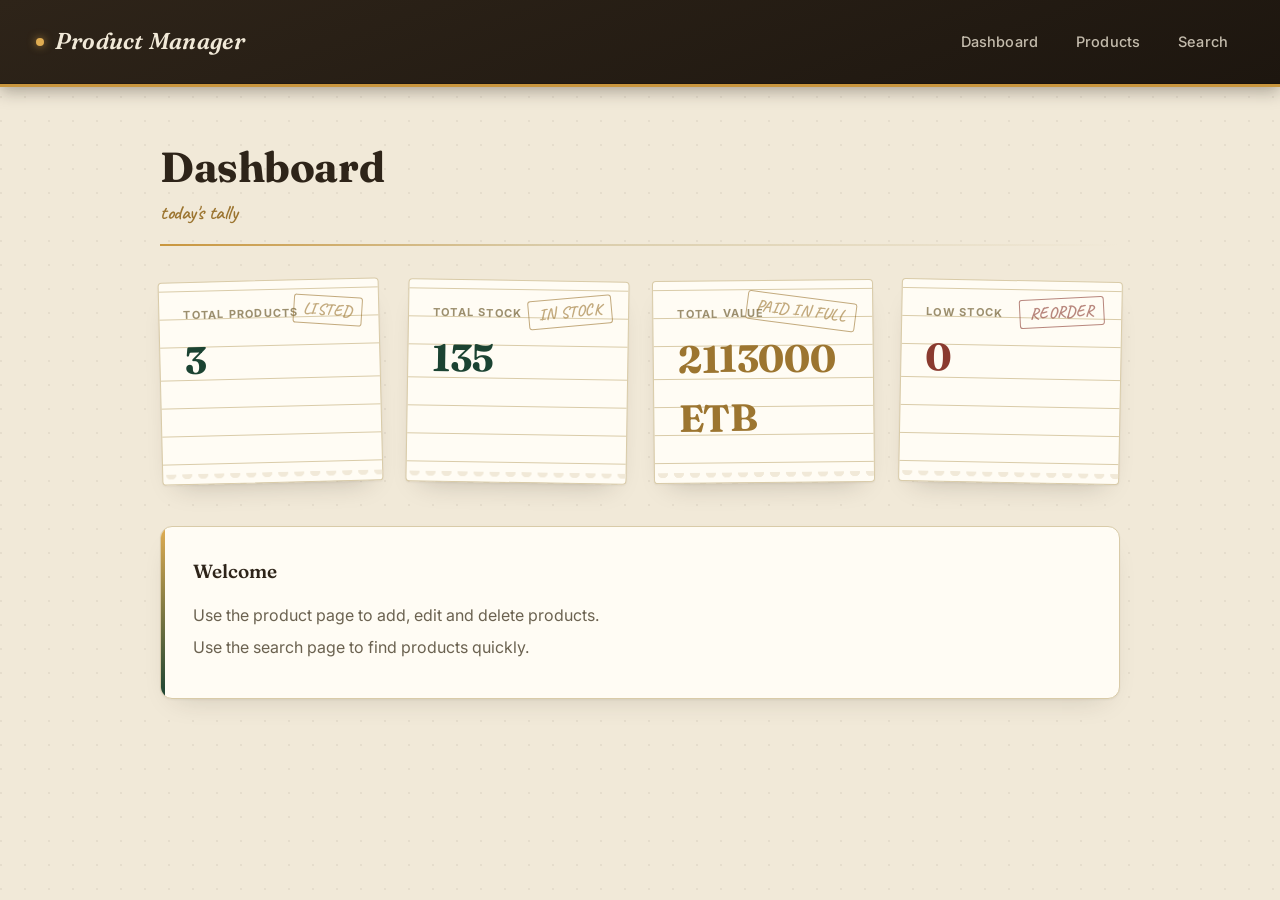
<file: index.html>
<!DOCTYPE html>
<html lang="en">

<head>

    <meta charset="UTF-8">

    <meta name="viewport" content="width=device-width, initial-scale=1.0">

    <title>Product Management Dashboard</title>

    <link rel="stylesheet" href="style.css">

</head>

<body>

    <nav>

        <h2>Product Manager</h2>

        <div>

            <a href="index.html">Dashboard</a>

            <a href="product.html">Products</a>

            <a href="search.html">Search</a>

        </div>

    </nav>


    <main>

        <h1>Dashboard<span class="flourish">today's tally</span></h1>

        <hr class="page-rule">


        <div class="dashboard">


            <div class="card">

                <h2>Total Products</h2>

                <p id="totalproducts">0</p>

            </div>


            <div class="card">

                <h2>Total Stock</h2>

                <p id="totalstock">0</p>

            </div>


            <div class="card">

                <h2>Total Value</h2>

                <p id="totalvalue">0 ETB</p>

            </div>


            <div class="card">

                <h2>Low Stock</h2>

                <p id="lowstock">0</p>

            </div>


        </div>


        <section>

            <h2>Welcome</h2>

            <p>
                Use the product page to add, edit and delete products.
            </p>

            <p>
                Use the search page to find products quickly.
            </p>

        </section>

    </main>


    <script src="script.js"></script>

</body>

</html>
</file>
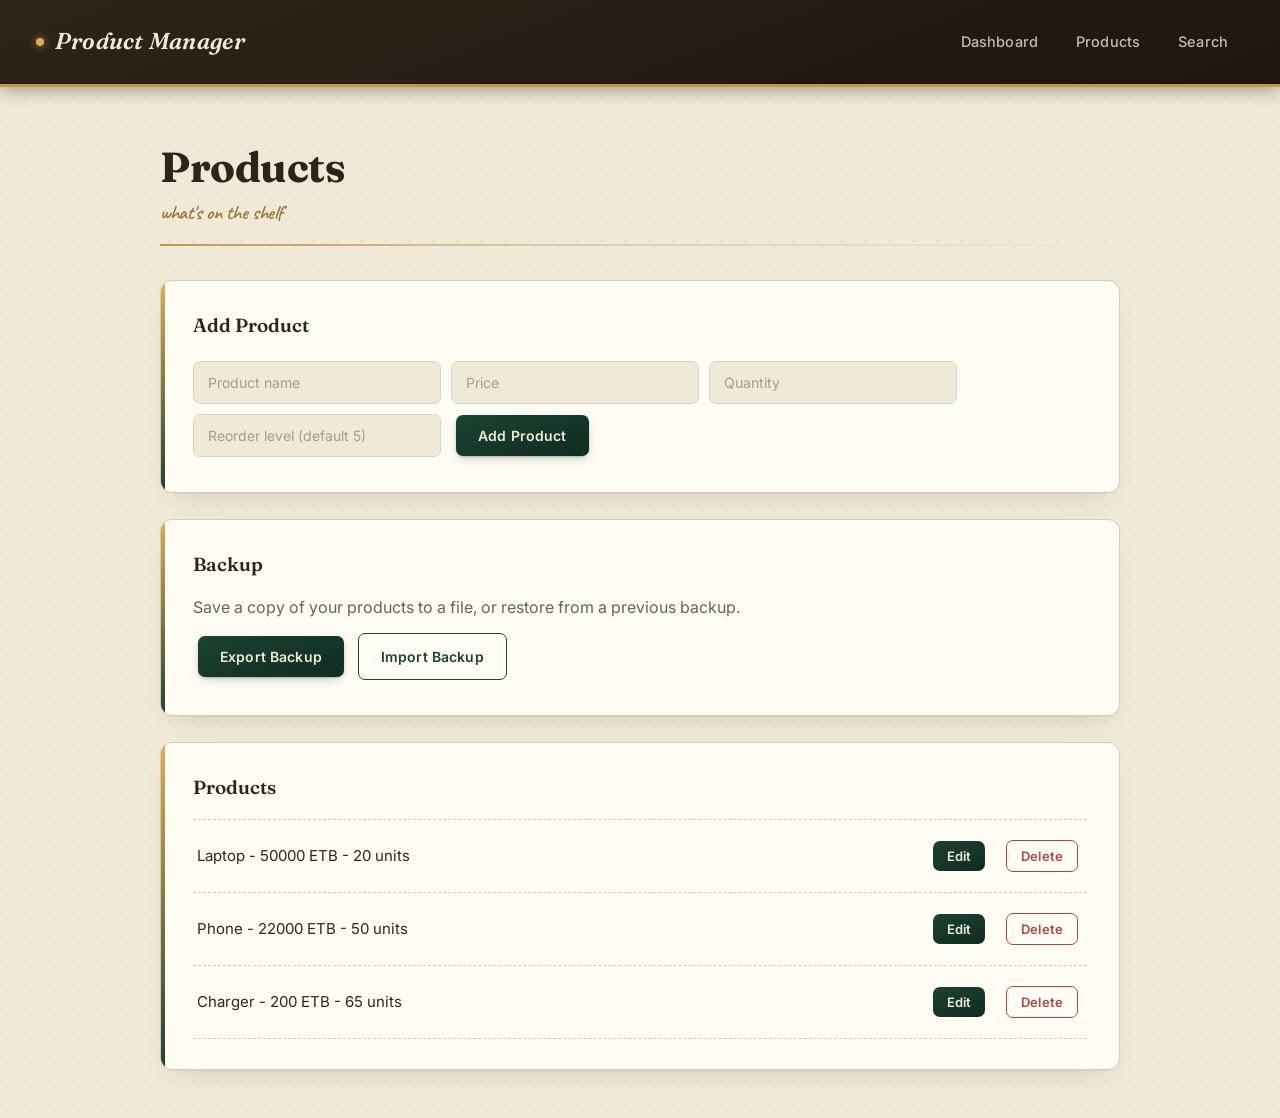
<file: product.html>
<!DOCTYPE html>
<html lang="en">

<head>

    <meta charset="UTF-8">

    <meta name="viewport" content="width=device-width, initial-scale=1.0">

    <title>Product Manager - Products</title>

    <link rel="stylesheet" href="style.css">

</head>

<body>

    <nav>

        <h2>Product Manager</h2>

        <div>

            <a href="index.html">Dashboard</a>

            <a href="products.html">Products</a>

            <a href="search.html">Search</a>

        </div>

    </nav>


    <main>

        <h1>Products<span class="flourish">what's on the shelf</span></h1>

        <hr class="page-rule">


        <section>

            <h2>Add Product</h2>


            <input
                type="text"
                id="productName"
                placeholder="Product name"
            >


            <input
                type="number"
                id="productPrice"
                placeholder="Price"
                min="0"
            >


            <input
                type="number"
                id="productQuantity"
                placeholder="Quantity"
                min="0"
            >


            <input
                type="number"
                id="productReorder"
                placeholder="Reorder level (default 5)"
                min="0"
            >


            <button onclick="addProduct()">
                Add Product
            </button>

        </section>


        <section>

            <h2>Backup</h2>

            <p>
                Save a copy of your products to a file, or restore
                from a previous backup.
            </p>

            <button onclick="exportProducts()">
                Export Backup
            </button>

            <label class="file-button">
                Import Backup
                <input
                    type="file"
                    id="importFile"
                    accept="application/json"
                    onchange="importProducts(event)"
                >
            </label>

        </section>


        <section>

            <h2>Products</h2>

            <ul id="productList"></ul>

        </section>

    </main>


    <script src="script.js"></script>

</body>

</html>
</file>
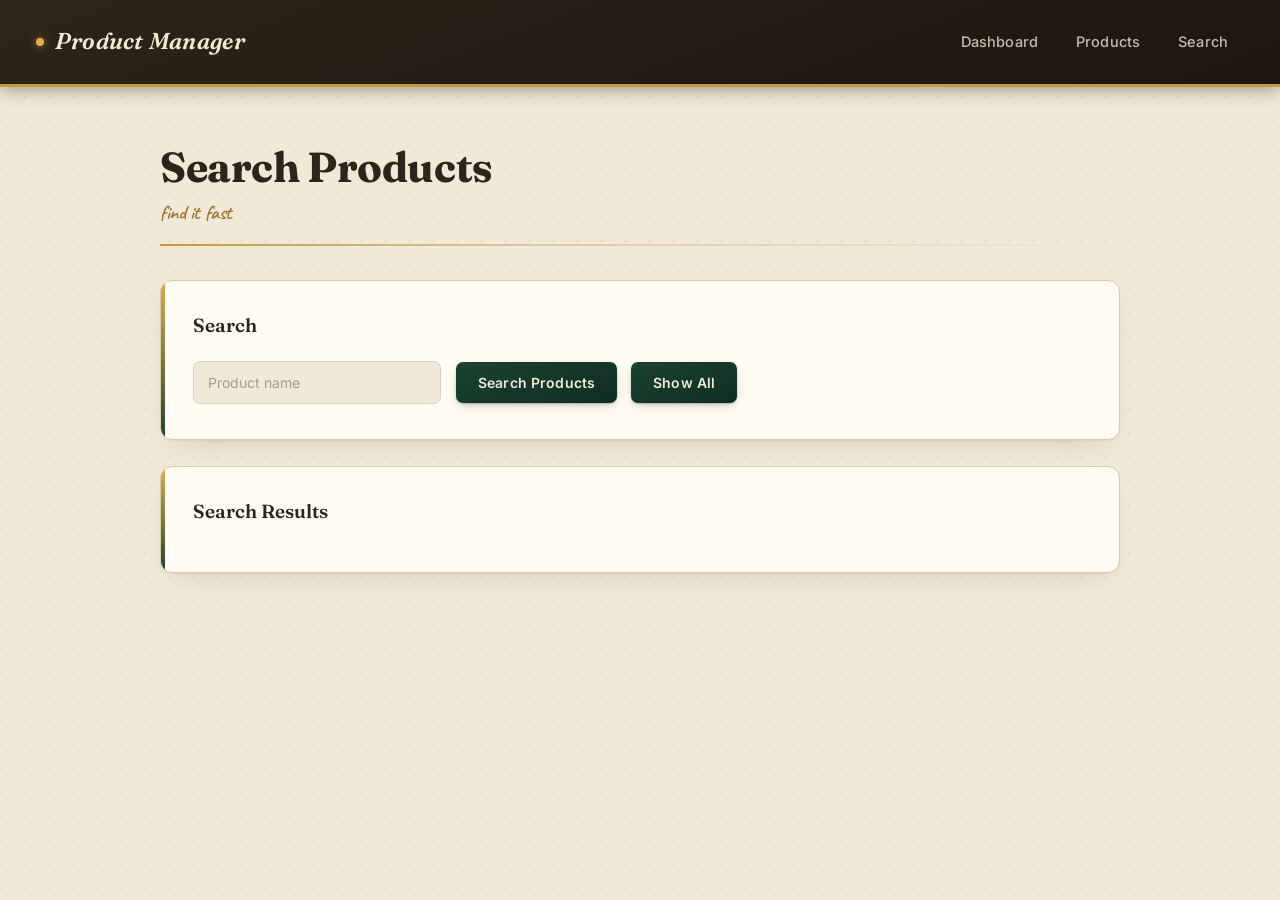
<file: search.html>
<!DOCTYPE html>
<html lang="en">

<head>

    <meta charset="UTF-8">

    <meta name="viewport" content="width=device-width, initial-scale=1.0">

    <title>Product Manager - Search</title>

    <link rel="stylesheet" href="style.css">

</head>

<body>

    <nav>

        <h2>Product Manager</h2>

        <div>

            <a href="index.html">Dashboard</a>

            <a href="products.html">Products</a>

            <a href="search.html">Search</a>

        </div>

    </nav>


    <main>

        <h1>Search Products<span class="flourish">find it fast</span></h1>

        <hr class="page-rule">


        <section>

            <h2>Search</h2>


            <input
                type="text"
                id="searchProduct"
                placeholder="Product name"
            >


            <button onclick="searchProducts()">
                Search Products
            </button>


            <button onclick="showAllProducts()">
                Show All
            </button>

        </section>


        <section>

            <h2>Search Results</h2>

            <ul id="searchResults"></ul>

        </section>

    </main>


    <script src="script.js"></script>

</body>

</html>
</file>
<file: style.css>
@import url('https://fonts.googleapis.com/css2?family=Fraunces:opsz,wght@9..144,500;9..144,600;9..144,700&family=Inter:wght@400;500;600;700&family=Caveat:wght@600;700&display=swap');

:root {

    --wood: #2E2419;

    --wood-dark: #1D160F;

    --ink: #1B4332;

    --ink-dark: #0F2C20;

    --ink-tint: #E7EFE9;

    --paper: #F1E9D8;

    --paper-raised: #FFFCF4;

    --kraft: #E8DBC0;

    --amber: #C9963E;

    --amber-bright: #E0AD52;

    --amber-dark: #9C7530;

    --coral: #AE4A3C;

    --coral-dark: #8A3A2F;

    --charcoal: #2B2620;

    --line: #D9CBA8;

}


* {

    box-sizing: border-box;

}


html {

    scroll-behavior: smooth;

}


body {

    font-family: 'Inter', Arial, sans-serif;

    margin: 0;

    background-color: var(--paper);

    background-image:

        radial-gradient(circle at 1px 1px, rgba(46, 36, 25, 0.06) 1px, transparent 0);

    background-size: 24px 24px;

    color: var(--charcoal);

    line-height: 1.55;

}


/* NAVIGATION */

nav {

    background-color: var(--wood);

    background-image:

        linear-gradient(160deg, var(--wood) 0%, var(--wood-dark) 100%),

        repeating-linear-gradient(90deg, rgba(255,255,255,0.015) 0px, transparent 1px, transparent 3px);

    color: var(--paper);

    padding: 22px 36px;

    display: flex;

    justify-content: space-between;

    align-items: center;

    border-bottom: 3px solid var(--amber);

    box-shadow: 0 4px 16px rgba(29, 22, 15, 0.35), inset 0 -1px 0 rgba(0,0,0,0.2);

}


nav h2 {

    margin: 0;

    font-family: 'Fraunces', serif;

    font-optical-sizing: auto;

    font-weight: 600;

    font-style: italic;

    letter-spacing: 0.01em;

    font-size: 23px;

    display: flex;

    align-items: center;

    gap: 11px;

    color: var(--paper);

}


nav h2::before {

    content: "";

    display: inline-block;

    width: 8px;

    height: 8px;

    background-color: var(--amber-bright);

    border-radius: 50%;

    box-shadow: 0 0 8px rgba(224, 173, 82, 0.7);

}


nav div {

    display: flex;

    gap: 6px;

}


nav a {

    color: var(--paper);

    text-decoration: none;

    padding: 9px 16px;

    font-weight: 500;

    font-size: 14.5px;

    letter-spacing: 0.01em;

    border-radius: 6px;

    opacity: 0.78;

    position: relative;

    transition: background-color 0.15s ease, opacity 0.15s ease;

}


nav a:hover {

    background-color: rgba(255, 255, 255, 0.1);

    opacity: 1;

}


nav a.active,

nav a:hover {

    opacity: 1;

}


/* MAIN */

main {

    max-width: 1000px;

    margin: 48px auto;

    padding: 0 20px;

    animation: fadeUp 0.5s ease both;

}


@keyframes fadeUp {

    from { opacity: 0; transform: translateY(10px); }

    to { opacity: 1; transform: translateY(0); }

}


h1 {

    font-family: 'Fraunces', serif;

    font-optical-sizing: auto;

    color: var(--wood);

    font-weight: 700;

    font-size: 42px;

    margin: 0 0 8px 0;

    letter-spacing: -0.01em;

    position: relative;

    display: inline-block;

}


h1 .flourish {

    display: block;

    font-family: 'Caveat', cursive;

    font-weight: 600;

    font-size: 20px;

    color: var(--amber-dark);

    margin-top: -4px;

}


.page-rule {

    width: 100%;

    height: 2px;

    background: linear-gradient(90deg, var(--amber) 0%, var(--line) 40%, transparent 100%);

    margin-bottom: 34px;

    border: none;

}


h2 {

    font-family: 'Fraunces', serif;

    font-optical-sizing: auto;

    font-size: 19px;

    font-weight: 600;

    color: var(--wood);

    margin-top: 0;

}


/* SECTIONS */

section {

    background-color: var(--paper-raised);

    padding: 30px 32px;

    margin-bottom: 26px;

    border-radius: 12px;

    border: 1px solid var(--line);

    box-shadow: 0 1px 2px rgba(46, 36, 25, 0.05), 0 12px 28px -16px rgba(46, 36, 25, 0.22);

    position: relative;

    overflow: hidden;

}


section::before {

    content: "";

    position: absolute;

    top: 0;

    left: 0;

    width: 4px;

    height: 100%;

    background: linear-gradient(180deg, var(--amber-bright), var(--ink));

}


/* INPUTS */

input {

    padding: 12px 14px;

    margin: 5px 6px 5px 0;

    border: 1.5px solid #D8D2C0;

    border-radius: 7px;

    font-family: 'Inter', sans-serif;

    font-size: 14px;

    background-color: var(--paper);

    color: var(--charcoal);

    transition: border-color 0.15s ease, box-shadow 0.15s ease, background-color 0.15s ease;

}


input:hover {

    border-color: #C7BFA5;

}


input:focus {

    outline: none;

    border-color: var(--ink);

    box-shadow: 0 0 0 3px var(--ink-tint);

    background-color: var(--paper-raised);

}


input::placeholder {

    color: #A39D8A;

}


/* BUTTONS */

button {

    padding: 12px 22px;

    margin: 5px;

    border: none;

    border-radius: 7px;

    cursor: pointer;

    background-color: var(--ink);

    background-image: linear-gradient(160deg, var(--ink) 0%, var(--ink-dark) 100%);

    color: var(--paper);

    font-family: 'Inter', sans-serif;

    font-weight: 600;

    font-size: 14px;

    letter-spacing: 0.01em;

    box-shadow: 0 1px 2px rgba(15, 44, 32, 0.2), 0 4px 12px -4px rgba(15, 44, 32, 0.35);

    transition: transform 0.12s ease, box-shadow 0.12s ease, filter 0.12s ease;

}


button:hover {

    filter: brightness(1.08);

    transform: translateY(-1px);

    box-shadow: 0 2px 4px rgba(18, 48, 36, 0.18), 0 8px 16px -6px rgba(18, 48, 36, 0.35);

}


button:active {

    transform: translateY(0) scale(0.98);

}


button:focus-visible {

    outline: 2px solid var(--amber);

    outline-offset: 2px;

}


.delete {

    background-color: transparent;

    background-image: none;

    color: var(--coral);

    border: 1.5px solid var(--coral);

    box-shadow: none;

}


.delete:hover {

    background-color: var(--coral);

    background-image: none;

    color: white;

    filter: none;

    box-shadow: 0 4px 10px -4px rgba(177, 74, 63, 0.5);

}


/* DASHBOARD — stamped receipt totals: the signature element */

.dashboard {

    display: flex;

    gap: 26px;

    margin: 10px 0 44px 0;

    flex-wrap: wrap;

}


.card {

    background-color: var(--paper-raised);

    background-image:

        repeating-linear-gradient(

            transparent, transparent 27px,

            var(--line) 27px, var(--line) 28px

        );

    background-position: 0 70px;

    padding: 24px 24px 30px;

    flex: 1;

    min-width: 210px;

    text-align: left;

    border-radius: 4px;

    border: 1px solid var(--line);

    box-shadow: 0 1px 2px rgba(46, 36, 25, 0.06), 0 14px 28px -16px rgba(46, 36, 25, 0.28);

    position: relative;

    opacity: 0;

    animation: cardIn 0.5s ease forwards;

    transition: transform 0.25s cubic-bezier(0.34, 1.56, 0.64, 1), box-shadow 0.25s ease;

}


@keyframes cardIn {

    from { opacity: 0; transform: translateY(14px) rotate(0deg) scale(0.97); }

    to { opacity: 1; transform: translateY(0) rotate(var(--tilt, 0deg)) scale(1); }

}


.card:nth-child(1) { --tilt: -1.4deg; animation-delay: 0.05s; }

.card:nth-child(2) { --tilt: 0.9deg; animation-delay: 0.15s; }

.card:nth-child(3) { --tilt: -0.6deg; animation-delay: 0.25s; }

.card:nth-child(4) { --tilt: 1.1deg; animation-delay: 0.35s; }


.card::after {

    /* perforated tear edge, like a receipt slip */

    content: "";

    position: absolute;

    bottom: -1px;

    left: 0;

    right: 0;

    height: 11px;

    background-image: radial-gradient(circle at 8px 0, var(--paper) 5px, transparent 5.5px);

    background-size: 16px 11px;

    background-repeat: repeat-x;

}


.card:hover {

    transform: translateY(-4px) rotate(0deg) scale(1.015) !important;

    box-shadow: 0 6px 12px rgba(46, 36, 25, 0.1), 0 20px 36px -16px rgba(46, 36, 25, 0.35);

}


.card h2 {

    font-family: 'Inter', sans-serif;

    font-weight: 700;

    font-size: 11px;

    text-transform: uppercase;

    letter-spacing: 0.11em;

    color: #9C8F6E;

    margin-bottom: 8px;

}


.card p {

    font-family: 'Fraunces', serif;

    font-optical-sizing: auto;

    font-size: 38px;

    font-weight: 700;

    color: var(--ink);

    margin: 0 0 4px 0;

    letter-spacing: -0.01em;

    font-variant-numeric: tabular-nums;

}


.card:nth-child(3) p {

    color: var(--amber-dark);

}


.card:nth-child(4) p {

    color: var(--coral-dark);

}


.card::before {

    content: "PAID IN FULL";

    position: absolute;

    top: 16px;

    right: 16px;

    font-family: 'Caveat', cursive;

    font-size: 16px;

    font-weight: 700;

    color: var(--amber-dark);

    opacity: 0.6;

    border: 1.5px solid var(--amber-dark);

    padding: 1px 9px;

    border-radius: 3px;

    transform: rotate(8deg);

    letter-spacing: 0.03em;

}


.card:nth-child(2)::before {

    content: "IN STOCK";

    transform: rotate(-6deg);

}


.card:nth-child(1)::before {

    content: "LISTED";

    transform: rotate(5deg);

}


.card:nth-child(4)::before {

    content: "REORDER";

    color: var(--coral-dark);

    border-color: var(--coral-dark);

    transform: rotate(-4deg);

}


/* PRODUCT LIST */

ul {

    list-style: none;

    padding: 0;

    margin: 0;

}

li {

    margin: 0;

    padding: 15px 4px;

    background-color: transparent;

    border-bottom: 1px dashed var(--line);

    display: flex;

    align-items: center;

    flex-wrap: wrap;

    gap: 10px;

    font-size: 15px;

    transition: background-color 0.15s ease;

}

li:first-child {

    border-top: 1px dashed var(--line);

}

li:last-child {

    border-bottom: 1px dashed var(--line);

}

li:hover {

    background-color: var(--ink-tint);

    padding-left: 10px;

    padding-right: 10px;

    margin-left: -10px;

    margin-right: -10px;

    border-radius: 6px;

}

li button {

    margin-left: auto;

    padding: 7px 14px;

    font-size: 13px;

    box-shadow: none;

}

li button:hover {

    transform: none;

    box-shadow: none;

}

li .delete {

    margin-left: 6px;

}

.product-info {

    display: flex;

    align-items: center;

    flex-wrap: wrap;

    gap: 8px;

}

/* LOW STOCK */

li.low-stock {

    background-color: rgba(174, 74, 60, 0.06);

    border-bottom-color: rgba(174, 74, 60, 0.3);

}

li.low-stock:hover {

    background-color: rgba(174, 74, 60, 0.11);

}

.low-stock-badge {

    display: inline-block;

    background-color: var(--coral);

    color: white;

    font-size: 11px;

    font-weight: 700;

    text-transform: uppercase;

    letter-spacing: 0.05em;

    padding: 3px 8px;

    border-radius: 20px;

}

/* FILE INPUT STYLED AS A BUTTON */

.file-button {

    display: inline-block;

    padding: 12px 22px;

    margin: 5px;

    border-radius: 7px;

    cursor: pointer;

    background-color: transparent;

    color: var(--ink);

    border: 1.5px solid var(--ink);

    font-family: 'Inter', sans-serif;

    font-weight: 600;

    font-size: 14px;

    letter-spacing: 0.01em;

    transition: background-color 0.15s ease, color 0.15s ease;

    position: relative;

}

.file-button:hover {

    background-color: var(--ink);

    color: var(--paper);

}

.file-button input[type="file"] {

    position: absolute;

    width: 1px;

    height: 1px;

    padding: 0;

    margin: -1px;

    overflow: hidden;

    clip: rect(0, 0, 0, 0);

    border: 0;

}

.file-button:has(input:focus-visible) {

    outline: 2px solid var(--amber);

    outline-offset: 2px;

}

/* No-results empty state */

li.empty-state {

    justify-content: center;

    color: #9A917A;

    font-style: italic;

    padding: 30px 0;

    border: none !important;

    background-color: transparent !important;

    margin: 0 !important;

}


section p {

    color: #6B6250;

    margin: 8px 0;

}


/* MOBILE */

@media (max-width: 700px) {

    nav {

        flex-direction: column;

        gap: 14px;

        padding: 18px;

    }


    nav div {

        flex-wrap: wrap;

        justify-content: center;

    }


    main {

        margin: 28px auto;

    }


    h1 {

        font-size: 28px;

    }


    h1 .flourish {

        font-size: 16px;

    }


    .dashboard {

        flex-direction: column;

    }


    .card {

        animation: cardInMobile 0.4s ease forwards;

    }


    @keyframes cardInMobile {

        from { opacity: 0; transform: translateY(10px); }

        to { opacity: 1; transform: translateY(0); }

    }


    .card:hover {

        transform: translateY(-2px) !important;

    }


    input {

        width: 100%;

        margin: 5px 0;

    }


    li {

        flex-direction: column;

        align-items: flex-start;

    }


    li button {

        margin-left: 0;

    }

}


/* REDUCED MOTION */

@media (prefers-reduced-motion: reduce) {

    * {

        transition: none !important;

        animation: none !important;

    }


    main,

    .card {

        opacity: 1 !important;

        transform: none !important;

    }

}
</file>
